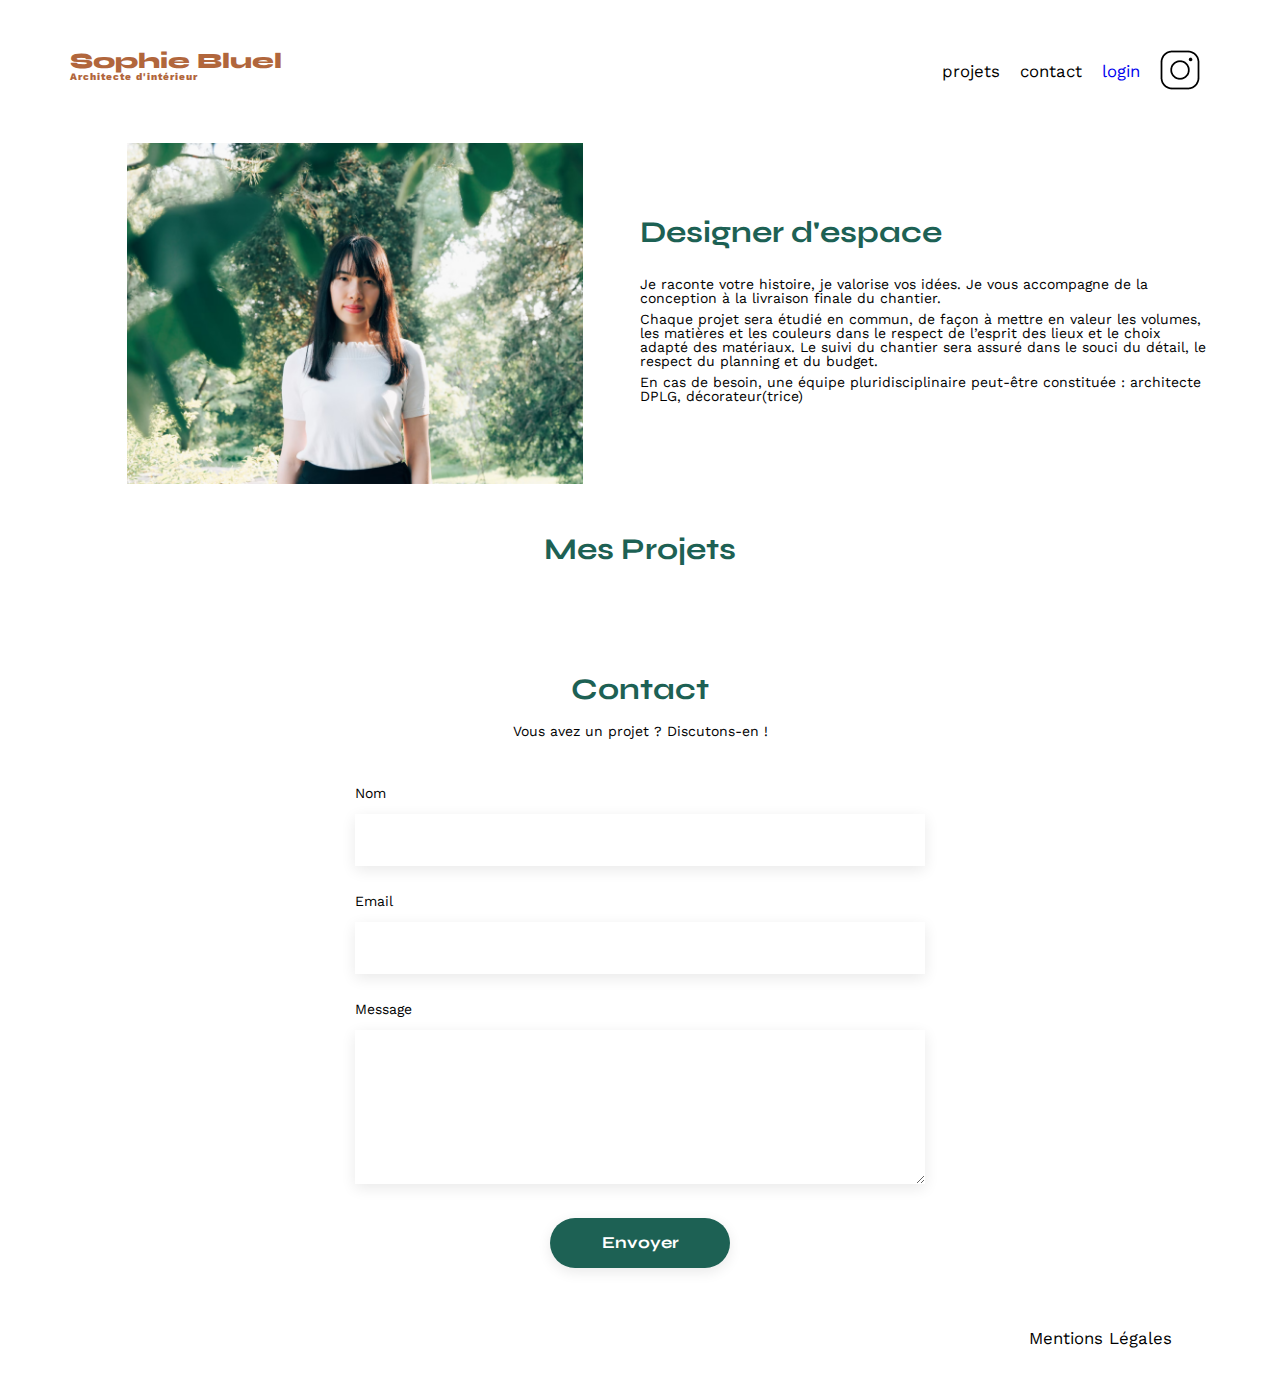
<file: FrontEnd/index.html>
<!DOCTYPE html>
<html lang="fr">

<head>
	<meta charset="UTF-8">
	<title>Sophie Bluel - Architecte d'intérieur</title>
	<meta name="viewport" content="width=device-width, initial-scale=1.0">
	<link rel="preconnect" href="https://fonts.googleapis.com">
	<link rel="preconnect" href="https://fonts.gstatic.com" crossorigin>
	<link href="https://fonts.googleapis.com/css2?family=Syne:wght@700;800&family=Work+Sans&display=swap"
		rel="stylesheet">
	<meta name="description" content="">
	<link rel="stylesheet" href="https://cdnjs.cloudflare.com/ajax/libs/font-awesome/6.2.1/css/all.min.css"
		integrity="sha512-MV7K8+y+gLIBoVD59lQIYicR65iaqukzvf/nwasF0nqhPay5w/9lJmVM2hMDcnK1OnMGCdVK+iQrJ7lzPJQd1w=="
		crossorigin="anonymous" referrerpolicy="no-referrer">
	<link rel="stylesheet" href="./assets/style.css">
</head>

<body>
	<header>
		<a href="index.html">
			<h1>Sophie Bluel <span>Architecte d'intérieur</span></h1>
		</a>
		<nav>
			<ul>
				<li>projets</li>
				<li>contact</li>
				<li class="auth_button"><a href="login.html">login</a></li>
				<li><img src="./assets/icons/instagram.png" alt="Instagram"></li>
			</ul>
		</nav>
	</header>
	<main>
		<section id="introduction">
			<figure>
				<img src="./assets/images/sophie-bluel.png" alt="">
			</figure>
			<article>
				<h2>Designer d'espace</h2>
				<p>Je raconte votre histoire, je valorise vos idées. Je vous accompagne de la conception à la livraison
					finale du chantier.</p>
				<p>Chaque projet sera étudié en commun, de façon à mettre en valeur les volumes, les matières et les
					couleurs dans le respect de l’esprit des lieux et le choix adapté des matériaux. Le suivi du
					chantier sera assuré dans le souci du détail, le respect du planning et du budget.</p>
				<p>En cas de besoin, une équipe pluridisciplinaire peut-être constituée : architecte DPLG,
					décorateur(trice)</p>
			</article>
		</section>
		<section id="portfolio">
			<h2 id="projectTitle">Mes Projets</h2>
			<div class="filters">
			</div>
			<div class="gallery">
			</div>
		</section>
		<section id="contact">
			<h2>Contact</h2>
			<p>Vous avez un projet ? Discutons-en !</p>
			<form action="#" method="post">
				<label for="name">Nom</label>
				<input type="text" name="name" id="name">
				<label for="email">Email</label>
				<input type="email" name="email" id="email">
				<label for="message">Message</label>
				<textarea name="message" id="message" cols="30" rows="10"></textarea>
				<input type="submit" value="Envoyer">
			</form>
		</section>
	</main>
	<footer>
		<nav>
			<ul>
				<li>Mentions Légales</li>
			</ul>
		</nav>
	</footer>
</body>
<script src="js/index.js"></script>

</html>
</file>
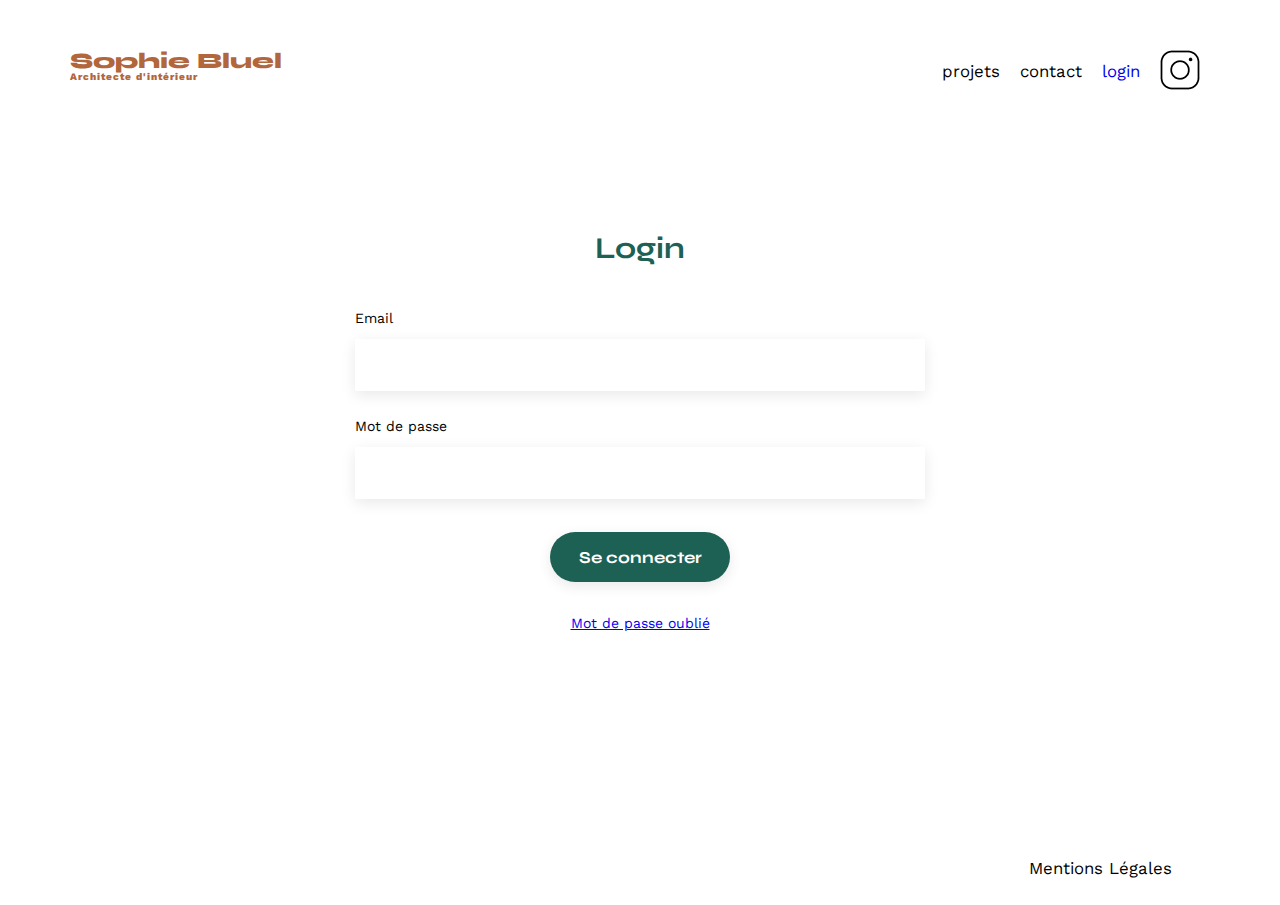
<file: FrontEnd/login.html>
<!DOCTYPE html>
<html lang="fr">
<head>
	<meta charset="UTF-8">
	<title>Sophie Bluel - Architecte d'intérieur</title>
	<meta name="viewport" content="width=device-width, initial-scale=1.0">
	<link rel="preconnect" href="https://fonts.googleapis.com">
	<link rel="preconnect" href="https://fonts.gstatic.com" crossorigin>
	<link href="https://fonts.googleapis.com/css2?family=Syne:wght@700;800&family=Work+Sans&display=swap" rel="stylesheet">
	<meta name="description" content="">
	<link rel="stylesheet" href="./assets/style.css">
</head>
<body>
<header>
	<a href="index.html"><h1>Sophie Bluel <span>Architecte d'intérieur</span></h1></a>
	<nav>
		<ul>
			<li>projets</li>
			<li>contact</li>
			<li><a href="login.html" class="nav_login">login</a></li>
			<li><img src="./assets/icons/instagram.png" alt="Instagram"></li>
		</ul>
	</nav>
</header>
<main>
	<section id="login">
		<h2>Login</h2>
		<form action="#" method="post">
			<p class="errorText"></p>
            <label for="email">Email</label>
			<input type="email" name="email" id="email">
            <label for="password">Mot de passe</label>
			<input type="password" name="password" id="password">
			<input type="submit" value="Se connecter">
            <a href="#">Mot de passe oublié</a>
		</form>
	</section>
</main>

<footer>
	<nav>
		<ul>
			<li>Mentions Légales</li>
		</ul>
	</nav>
</footer>
</body>
<script src="js/login.js"></script>
</html>
</file>
<file: FrontEnd/assets/style.css>
/* http://meyerweb.com/eric/tools/css/reset/
   v2.0 | 20110126
   License: none (public domain)
*/

html,
body,
div,
span,
applet,
object,
iframe,
h1,
h2,
h3,
h4,
h5,
h6,
p,
blockquote,
pre,
a,
abbr,
acronym,
address,
big,
cite,
code,
del,
dfn,
em,
img,
ins,
kbd,
q,
s,
samp,
small,
strike,
strong,
sub,
sup,
tt,
var,
b,
u,
i,
center,
dl,
dt,
dd,
ol,
ul,
li,
fieldset,
form,
label,
legend,
table,
caption,
tbody,
tfoot,
thead,
tr,
th,
td,
article,
aside,
canvas,
details,
embed,
figure,
figcaption,
footer,
header,
hgroup,
menu,
nav,
output,
ruby,
section,
summary,
time,
mark,
audio,
video {
  margin: 0;
  padding: 0;
  border: 0;
  font-size: 100%;
  font: inherit;
  vertical-align: baseline;
}
/* HTML5 display-role reset for older browsers */
article,
aside,
details,
figcaption,
figure,
footer,
header,
hgroup,
menu,
nav,
section {
  display: block;
}
body {
  line-height: 1;
}
ol,
ul {
  list-style: none;
}
blockquote,
q {
  quotes: none;
}
blockquote:before,
blockquote:after,
q:before,
q:after {
  content: "";
  content: none;
}
table {
  border-collapse: collapse;
  border-spacing: 0;
}
/** end reset css**/
body {
  max-width: 1140px;
  margin: auto;
  font-family: "Work Sans";
  font-size: 14px;
}
header {
  display: flex;
  justify-content: space-between;
  margin: 50px 0;
}

header a {
  text-decoration: none;
}
section {
  margin: 50px 0;
}

h1 {
  display: flex;
  flex-direction: column;
  font-family: "Syne";
  font-size: 22px;
  font-weight: 800;
  color: #b1663c;
}

h1 > span {
  font-family: "Work Sans";
  font-size: 10px;
  letter-spacing: 0.1em;
}

h2 {
  font-family: "Syne";
  font-weight: 700;
  font-size: 30px;
  color: #1d6154;
}
nav ul {
  display: flex;
  align-items: center;
  list-style-type: none;
}
nav li {
  padding: 0 10px;
  font-size: 1.2em;
}

li:hover {
  color: #b1663c;
  cursor: pointer;
}
#introduction {
  display: flex;
  align-items: center;
}
#introduction figure {
  flex: 1;
}
#introduction img {
  display: block;
  margin: auto;
  width: 80%;
}

#introduction article {
  flex: 1;
}
#introduction h2 {
  margin-bottom: 1em;
}

#introduction p {
  margin-bottom: 0.5em;
}
#portfolio h2 {
  text-align: center;
  margin-bottom: 1em;
}

.filters {
  width: 100%;
  display: flex;
  justify-content: center;
  margin-bottom: 30px;
}

.filter-button{
  margin: 0 10px;
  padding: 5px 10px;
  color: #1d6154;
  background-color: white;
  font-family: "Syne";
  font-size: 16px;
  border: 1px solid #1d6154;
  border-radius: 20px;
}

button:hover {
  cursor: pointer;
}

button[disabled]:hover {
  cursor: default;
}

.active-filter {
  background-color: #1d6154;
  color: white;
}

.gallery {
  width: 100%;
  display: grid;
  grid-template-columns: 1fr 1fr 1fr;
  grid-column-gap: 20px;
  grid-row-gap: 20px;
}

.gallery img {
  width: 100%;
}
#contact,
#login {
  width: 50%;
  margin: auto;
}
#contact > *,
#login > * {
  text-align: center;
}
#contact h2 {
  margin-bottom: 20px;
}

#login {
  margin-top: 140px;
  margin-bottom: 230px;
}

#contact form,
#login form {
  text-align: left;
  margin-top: 20px;
  display: flex;
  flex-direction: column;
}

#contact input,
#login input {
  height: 50px;
  font-size: 1.2em;
  border: none;
  box-shadow: 0px 4px 14px rgba(0, 0, 0, 0.09);
}
#contact label,
#login label {
  margin: 2em 0 1em 0;
}
#contact textarea,
#login textarea {
  border: none;
  box-shadow: 0px 4px 14px rgba(0, 0, 0, 0.09);
}

input[type="submit"], .addButton{
  font-family: "Syne";
  font-weight: 700;
  color: white;
  background-color: #1d6154;
  margin: 2em auto;
  width: 180px;
  text-align: center;
  font-size: 16px;
  border-radius: 60px;
}

.addButton{
	width: auto;
	padding: 10px 40px;
}

.hoverButton:hover{
  background-color: #26695d;
}

form a {
  text-align: center;
}

footer nav ul {
  display: flex;
  justify-content: flex-end;
  margin: 2em;
}

.topBar {
  height: 50px;
  width: 100%;
  background-color: black;
  position: absolute;
  top: 0;
  left: 0;
  display: flex;
  justify-content: center;
  align-items: center;
}

.mt20 {
  margin: 70px 0;
}

.topBarText {
  color: white;
}

.editButton {
  border: none;
  background: none;
  font-family: "Syne";
  font-size: 16px;
  margin-left: 20px;
}

.errorText {
  color: red;
  font-size: 16px;
  font-weight: bold;
}

.modalContainer {
  position: fixed;
  justify-content: center;
  align-items: center;
  top: 0;
  left: 0;
  width: 100%;
  height: 100%;
  background-color: rgba(73, 72, 72, 0.356);
}

.modalContent{
	background-color: white;
	border-radius: 10px;
  margin-bottom: 20px;
	box-shadow: 1px 1px 10px black;
	width: 500px;
	height: 70%;
	display: flex;
	flex-direction: column;
	align-items: center;
  justify-content: center;
  position: relative;
}

.modalContent .fa-xmark{
	position: absolute;
  top: 15px;
  right: 20px;
  cursor: pointer;
}

.modalContent .fa-arrow-left{
	position: absolute;
  top: 15px;
  left: 20px;
  cursor: pointer;
}

.modalContent h2{
  font-family: "Work Sans";
  color: black;
  font-weight: 500;
  margin-top: 40px;
  padding-bottom: 30px;
}

.modalGallery{
  width: 70%;
  height: 50%;
  padding: 20px 0;
  margin-bottom: 20px;
  border-bottom: 1px solid lightgray;
  flex-wrap: wrap;
  gap: 8px;
  overflow-y: scroll;
  position: relative;
}

.modalGallery::-webkit-scrollbar{
  display: none;
}

.modalGallery figure{
  width: 18%;
  height: auto;
  position: relative;
}

.modalGallery img{
  width: 100%;
  height: auto;
  position: relative;
}

.modalGallery .fa-trash-can{
  position: absolute;
  z-index: 1;
  color: white;
  font-size: 10px;
  background-color: black;
  padding: 3px;
  right: 3px;
  top: 3px;
  cursor: pointer;
}

.modalContent form{
  flex-direction: column;
  width: 70%;
}

.formContent{  
  display: flex;
  flex-direction: column;
  height: 350px;
  gap: 10px;
  margin-bottom: 40px;
  border-bottom: 1px solid lightgray;
}

.fileContainer{
  background-color: #E8F1F6;
  min-height: 170px;
  box-sizing: border-box;
  display: flex;
  flex-direction: column;
  align-items: center;
  border-radius: 3px;
}

.fileContainer label{
  justify-content: center;
  align-items: center;
  background-color: #CBD6DC;
  border-radius: 50px;
  padding: 15px 40px;
  margin: 10px 0;
}

.fileContainer input{
 display: none;
}

.fileContainer .fa-image{
 font-size: 60px;
 color: #B9C5CC;
 margin-top: 10px;
}

.fileContainer img{
 max-width: 100%;
 height: 100%;
}

.formContent label{
  font-family: 'Work Sans';
  font-size: 14px;
  color: #3D3D3D;
}

.formContent input, .formContent select{
  border: none;
  box-shadow: 0px 4px 14px 0px #00000017;
  height: 40px;
  padding-left: 15px;
  font-family: 'Work Sans';
  font-size: 14px;
  color: #444444;
}

.formContent input:focus, .formContent select:focus{
  outline: none;
}

.formButton{
  width: 70%;
  height: 40px;
  display: flex;
  align-items: center;
  justify-content: center;
  font-size: 16px;
  border: none;
  margin: auto;
  font-family: "Syne";
  color: white;
  background-color: #A7A7A7;
  border-radius: 60px;
}

.display-none{
  display: none;
}

.display-flex{
  display: flex;
}

.bg-color-enabled{
  background-color: #1d6154;
}

.bg-color-disabled{
  background-color: #A7A7A7;
}
</file>
